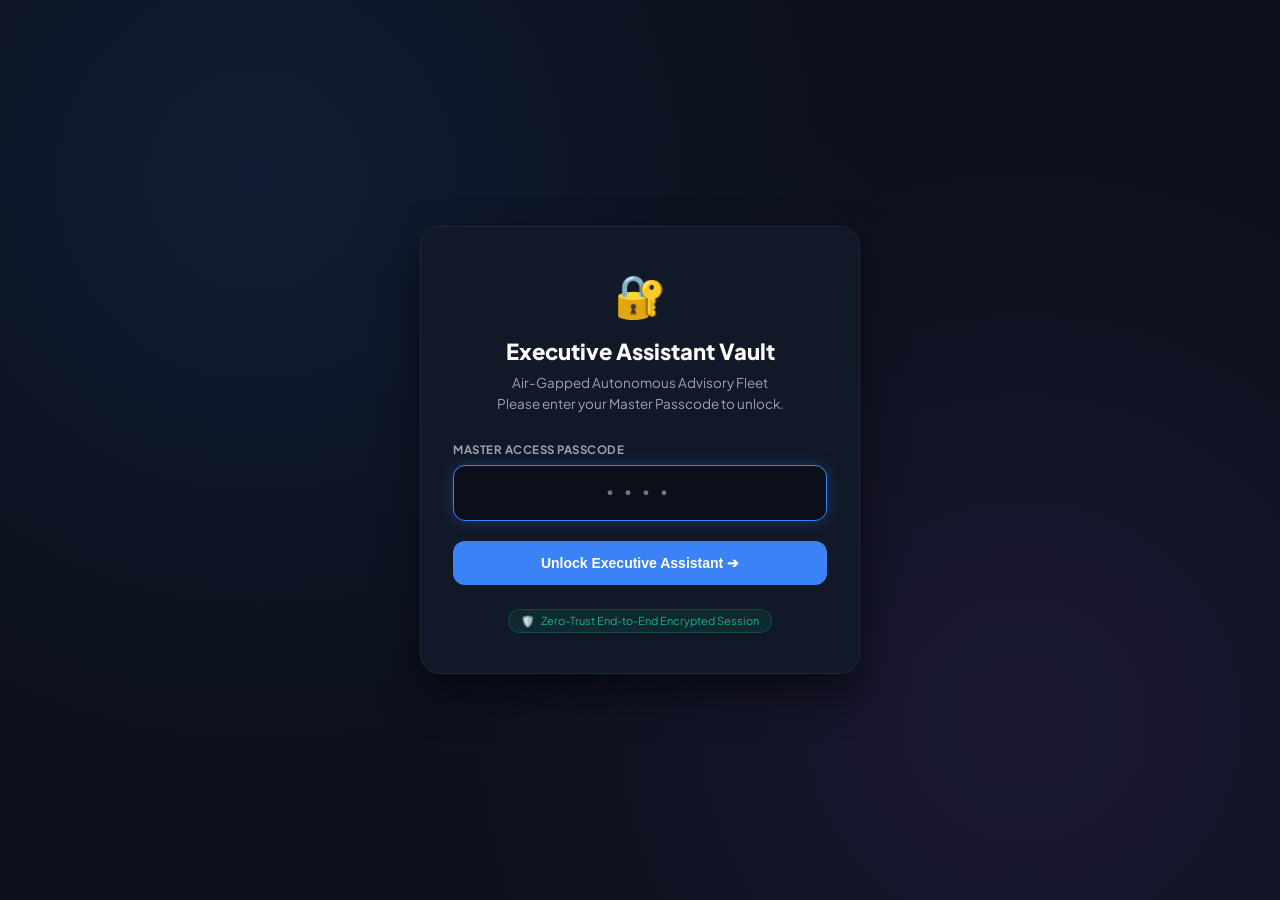
<file: templates/login.html>
<!DOCTYPE html>
<html lang="en">
<head>
  <meta charset="UTF-8">
  <meta name="viewport" content="width=device-width, initial-scale=1.0">
  <title>Executive AI Assistant | Authenticated Vault Access</title>
  <link rel="preconnect" href="https://fonts.googleapis.com">
  <link rel="preconnect" href="https://fonts.gstatic.com" crossorigin>
  <link href="https://fonts.googleapis.com/css2?family=Plus+Jakarta+Sans:wght@400;500;600;700;800&family=JetBrains+Mono:wght@400;600&display=swap" rel="stylesheet">
  <style>
    :root {
      --bg: #0B0F19;
      --card: #111827;
      --border: #1F293D;
      --primary: #3B82F6;
      --primary-hover: #2563EB;
      --text: #F3F4F6;
      --text-muted: #9CA3AF;
      --accent-rose: #F43F5E;
      --accent-emerald: #10B981;
    }
    * { box-sizing: border-box; margin: 0; padding: 0; }
    body {
      background-color: var(--bg);
      color: var(--text);
      font-family: 'Plus Jakarta Sans', sans-serif;
      min-height: 100vh;
      display: flex;
      align-items: center;
      justify-content: center;
      padding: 24px;
      background-image: 
        radial-gradient(circle at 20% 20%, rgba(59, 130, 246, 0.12) 0%, transparent 50%),
        radial-gradient(circle at 80% 80%, rgba(139, 92, 246, 0.12) 0%, transparent 50%);
    }
    .auth-card {
      background: var(--card);
      border: 1px solid var(--border);
      border-radius: 20px;
      padding: 40px 32px;
      max-width: 440px;
      width: 100%;
      box-shadow: 0 20px 40px rgba(0, 0, 0, 0.5);
      text-align: center;
    }
    .vault-icon {
      font-size: 42px;
      margin-bottom: 16px;
      display: inline-block;
      animation: pulse 2s infinite;
    }
    @keyframes pulse {
      0%, 100% { transform: scale(1); }
      50% { transform: scale(1.05); }
    }
    h1 {
      font-size: 22px;
      font-weight: 800;
      color: #FFF;
      margin-bottom: 8px;
    }
    p.sub {
      color: var(--text-muted);
      font-size: 13.5px;
      margin-bottom: 28px;
      line-height: 1.5;
    }
    .input-group {
      margin-bottom: 20px;
      text-align: left;
    }
    .input-label {
      display: block;
      font-size: 11.5px;
      font-weight: 700;
      text-transform: uppercase;
      letter-spacing: 0.5px;
      color: var(--text-muted);
      margin-bottom: 8px;
    }
    .passcode-input {
      width: 100%;
      background: #0B0F19;
      border: 1px solid var(--border);
      color: #FFF;
      padding: 14px 18px;
      border-radius: 12px;
      font-size: 20px;
      text-align: center;
      letter-spacing: 6px;
      font-family: 'JetBrains Mono', monospace;
      outline: none;
      transition: all 0.2s ease;
    }
    .passcode-input:focus {
      border-color: var(--primary);
      box-shadow: 0 0 15px rgba(59, 130, 246, 0.3);
    }
    .btn-submit {
      width: 100%;
      background: var(--primary);
      color: #FFF;
      border: none;
      padding: 14px 20px;
      border-radius: 12px;
      font-size: 14px;
      font-weight: 700;
      cursor: pointer;
      transition: all 0.2s ease;
    }
    .btn-submit:hover {
      background: var(--primary-hover);
      box-shadow: 0 6px 20px rgba(59, 130, 246, 0.35);
    }
    .error-msg {
      color: var(--accent-rose);
      font-size: 12.5px;
      font-weight: 600;
      margin-top: 14px;
      display: none;
    }
    .security-badge {
      display: inline-flex;
      align-items: center;
      gap: 6px;
      font-size: 11px;
      color: var(--accent-emerald);
      margin-top: 24px;
      padding: 4px 12px;
      border-radius: 9999px;
      background: rgba(16, 185, 129, 0.1);
      border: 1px solid rgba(16, 185, 129, 0.25);
    }
  </style>
</head>
<body>

  <div class="auth-card">
    <div class="vault-icon">🔐</div>
    <h1>Executive Assistant Vault</h1>
    <p class="sub">Air-Gapped Autonomous Advisory Fleet<br>Please enter your Master Passcode to unlock.</p>

    <form id="authForm" onsubmit="handleAuth(event)">
      <div class="input-group">
        <label class="input-label" for="passcode">Master Access Passcode</label>
        <input type="password" id="passcode" class="passcode-input" placeholder="••••" autofocus required>
      </div>
      <button type="submit" class="btn-submit" id="submitBtn">Unlock Executive Assistant ➔</button>
      <div id="errorMsg" class="error-msg">⚠️ Invalid Passcode. Access Denied.</div>
    </form>

    <div>
      <span class="security-badge">
        <span>🛡️</span> Zero-Trust End-to-End Encrypted Session
      </span>
    </div>
  </div>

  <script>
    async function handleAuth(e) {
      e.preventDefault();
      const input = document.getElementById("passcode");
      const errorMsg = document.getElementById("errorMsg");
      const submitBtn = document.getElementById("submitBtn");
      
      errorMsg.style.display = "none";
      submitBtn.disabled = true;
      submitBtn.innerText = "Verifying Vault...";

      try {
        const res = await fetch("/api/verify_passcode", {
          method: "POST",
          headers: { "Content-Type": "application/json" },
          body: JSON.stringify({ passcode: input.value.trim() })
        });
        const data = await res.json();
        if (res.ok && data.success) {
          window.location.href = "/";
        } else {
          errorMsg.innerText = data.error || "⚠️ Invalid Passcode. Access Denied.";
          errorMsg.style.display = "block";
          input.value = "";
          input.focus();
        }
      } catch (err) {
        errorMsg.innerText = "Network error verifying passcode.";
        errorMsg.style.display = "block";
      } finally {
        submitBtn.disabled = false;
        submitBtn.innerText = "Unlock Executive Assistant ➔";
      }
    }
  </script>
</body>
</html>
</file>
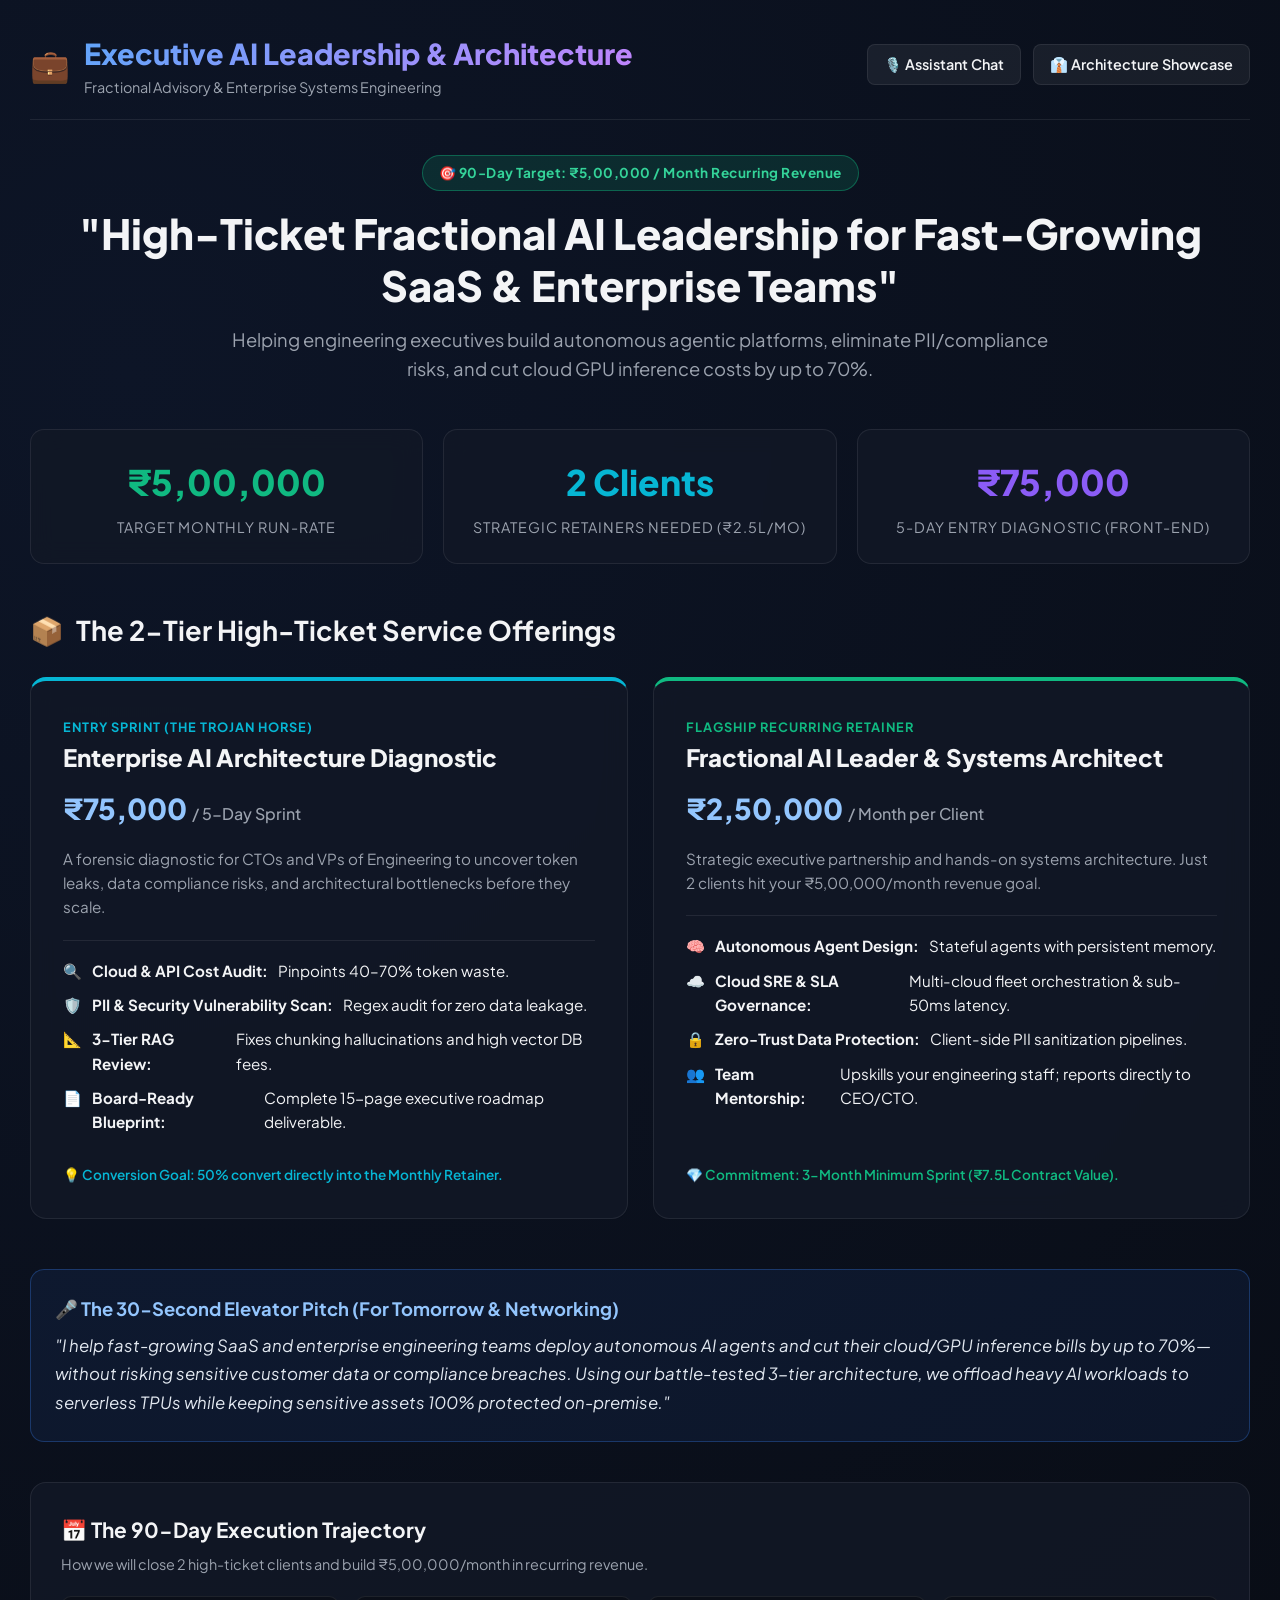
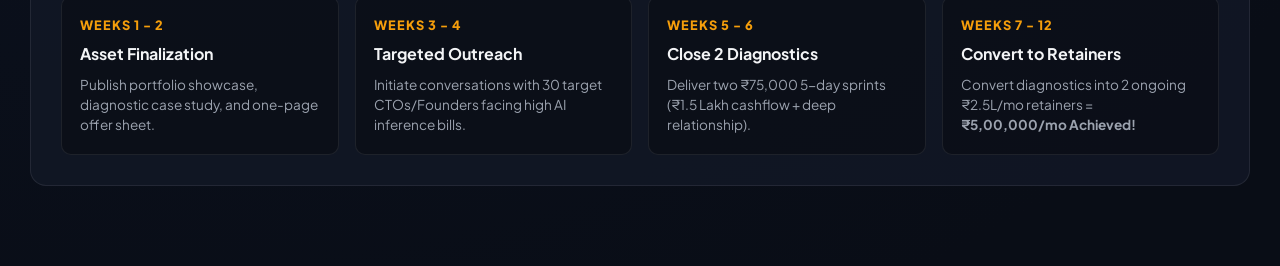
<file: templates/pitch.html>
<!DOCTYPE html>
<html lang="en">
<head>
  <meta charset="UTF-8">
  <meta name="viewport" content="width=device-width, initial-scale=1.0">
  <title>Strategic AI Leadership Offering | ₹5 Lakh / Month Blueprint</title>
  <link rel="preconnect" href="https://fonts.googleapis.com">
  <link rel="preconnect" href="https://fonts.gstatic.com" crossorigin>
  <link href="https://fonts.googleapis.com/css2?family=Plus+Jakarta+Sans:wght@400;500;600;700;800&family=JetBrains+Mono:wght@400;600&display=swap" rel="stylesheet">
  <style>
    :root {
      --bg-dark: #090d16;
      --bg-card: rgba(18, 24, 38, 0.85);
      --border-card: rgba(255, 255, 255, 0.08);
      --accent-blue: #3b82f6;
      --accent-cyan: #06b6d4;
      --accent-purple: #8b5cf6;
      --accent-emerald: #10b981;
      --accent-amber: #f59e0b;
      --text-main: #f3f4f6;
      --text-muted: #9ca3af;
    }

    * { box-sizing: border-box; margin: 0; padding: 0; }

    body {
      font-family: 'Plus Jakarta Sans', sans-serif;
      background: radial-gradient(circle at 10% 20%, #0d1527 0%, var(--bg-dark) 90%);
      color: var(--text-main);
      min-height: 100vh;
      line-height: 1.6;
      padding: 30px;
    }

    .container {
      max-width: 1300px;
      margin: 0 auto;
    }

    /* Top Bar */
    .top-bar {
      display: flex;
      justify-content: space-between;
      align-items: center;
      margin-bottom: 35px;
      border-bottom: 1px solid var(--border-card);
      padding-bottom: 20px;
    }

    .brand-title {
      font-size: 1.8rem;
      font-weight: 800;
      background: linear-gradient(135deg, #60a5fa, #c084fc);
      -webkit-background-clip: text;
      -webkit-text-fill-color: transparent;
    }

    .nav-links {
      display: flex;
      gap: 12px;
      align-items: center;
    }

    .btn-link {
      background: rgba(255, 255, 255, 0.06);
      border: 1px solid var(--border-card);
      color: var(--text-main);
      padding: 8px 16px;
      border-radius: 8px;
      text-decoration: none;
      font-weight: 600;
      font-size: 0.9rem;
      transition: all 0.2s;
    }
    .btn-link:hover {
      background: rgba(255, 255, 255, 0.12);
      border-color: var(--accent-blue);
    }

    /* Hero */
    .hero {
      text-align: center;
      margin-bottom: 45px;
    }
    .badge-target {
      background: rgba(16, 185, 129, 0.15);
      border: 1px solid rgba(16, 185, 129, 0.4);
      color: #34d399;
      padding: 6px 16px;
      border-radius: 20px;
      font-size: 0.85rem;
      font-weight: 700;
      display: inline-block;
      margin-bottom: 16px;
      letter-spacing: 0.5px;
    }
    .hero h1 {
      font-size: 2.6rem;
      font-weight: 800;
      margin-bottom: 14px;
      line-height: 1.25;
    }
    .hero p {
      font-size: 1.15rem;
      color: var(--text-muted);
      max-width: 850px;
      margin: 0 auto;
    }

    /* Target Math Grid */
    .math-grid {
      display: grid;
      grid-template-columns: repeat(3, 1fr);
      gap: 20px;
      margin-bottom: 45px;
    }
    .math-card {
      background: var(--bg-card);
      border: 1px solid var(--border-card);
      border-radius: 14px;
      padding: 24px;
      text-align: center;
      backdrop-filter: blur(12px);
    }
    .math-val {
      font-size: 2.2rem;
      font-weight: 800;
      margin-bottom: 6px;
    }
    .math-label {
      font-size: 0.9rem;
      color: var(--text-muted);
      text-transform: uppercase;
      letter-spacing: 1px;
    }

    /* Two Main Offers */
    .section-title {
      font-size: 1.7rem;
      font-weight: 700;
      margin-bottom: 24px;
      display: flex;
      align-items: center;
      gap: 12px;
    }

    .offer-grid {
      display: grid;
      grid-template-columns: 1fr 1fr;
      gap: 25px;
      margin-bottom: 50px;
    }
    .offer-card {
      background: var(--bg-card);
      border: 1px solid var(--border-card);
      border-radius: 16px;
      padding: 32px;
      position: relative;
      display: flex;
      flex-direction: column;
      justify-content: space-between;
      backdrop-filter: blur(12px);
    }
    .offer-1 { border-top: 4px solid var(--accent-cyan); }
    .offer-2 { border-top: 4px solid var(--accent-emerald); }

    .offer-tag {
      font-size: 0.8rem;
      font-weight: 700;
      text-transform: uppercase;
      letter-spacing: 1px;
      margin-bottom: 8px;
    }
    .offer-1 .offer-tag { color: var(--accent-cyan); }
    .offer-2 .offer-tag { color: var(--accent-emerald); }

    .offer-title {
      font-size: 1.5rem;
      font-weight: 800;
      margin-bottom: 8px;
    }
    .offer-price {
      font-size: 1.8rem;
      font-weight: 800;
      color: #93c5fd;
      margin-bottom: 16px;
    }
    .offer-desc {
      color: var(--text-muted);
      font-size: 0.95rem;
      margin-bottom: 20px;
    }
    .feature-list {
      list-style: none;
      border-top: 1px solid var(--border-card);
      padding-top: 18px;
    }
    .feature-list li {
      margin-bottom: 10px;
      font-size: 0.95rem;
      display: flex;
      align-items: flex-start;
      gap: 10px;
    }

    /* 90-Day Roadmap */
    .roadmap-box {
      background: var(--bg-card);
      border: 1px solid var(--border-card);
      border-radius: 16px;
      padding: 30px;
      margin-bottom: 50px;
    }
    .timeline-grid {
      display: grid;
      grid-template-columns: repeat(4, 1fr);
      gap: 16px;
      margin-top: 20px;
    }
    .timeline-step {
      background: rgba(0, 0, 0, 0.3);
      border: 1px solid var(--border-card);
      border-radius: 10px;
      padding: 18px;
    }
    .step-num {
      font-size: 0.8rem;
      font-weight: 800;
      color: var(--accent-amber);
      text-transform: uppercase;
      letter-spacing: 1px;
      margin-bottom: 6px;
    }
    .step-title {
      font-size: 1rem;
      font-weight: 700;
      margin-bottom: 8px;
    }
    .step-desc {
      font-size: 0.85rem;
      color: var(--text-muted);
      line-height: 1.5;
    }

    /* Elevator Pitch Box */
    .pitch-quote {
      background: rgba(59, 130, 246, 0.08);
      border: 1px solid rgba(59, 130, 246, 0.3);
      border-radius: 14px;
      padding: 24px;
      margin-bottom: 40px;
    }
    .pitch-quote h3 {
      font-size: 1.15rem;
      font-weight: 700;
      color: #93c5fd;
      margin-bottom: 8px;
    }
    .pitch-quote p {
      font-size: 1.05rem;
      font-style: italic;
      color: #e2e8f0;
      line-height: 1.7;
    }
  </style>
</head>
<body>
  <div class="container">
    
    <!-- Top Bar -->
    <header class="top-bar">
      <div style="display: flex; align-items: center; gap: 14px;">
        <span style="font-size: 2rem;">💼</span>
        <div>
          <h1 class="brand-title">Executive AI Leadership & Architecture</h1>
          <p style="color: var(--text-muted); font-size: 0.9rem;">Fractional Advisory & Enterprise Systems Engineering</p>
        </div>
      </div>
      <nav class="nav-links">
        <a href="/" class="btn-link">🎙️ Assistant Chat</a>
        <a href="/showcase" class="btn-link">👔 Architecture Showcase</a>
      </nav>
    </header>

    <!-- Hero -->
    <section class="hero">
      <span class="badge-target">🎯 90-Day Target: ₹5,00,000 / Month Recurring Revenue</span>
      <h1>"High-Ticket Fractional AI Leadership for Fast-Growing SaaS & Enterprise Teams"</h1>
      <p>Helping engineering executives build autonomous agentic platforms, eliminate PII/compliance risks, and cut cloud GPU inference costs by up to 70%.</p>
    </section>

    <!-- Revenue Target Math -->
    <section class="math-grid">
      <div class="math-card">
        <div class="math-val" style="color: var(--accent-emerald);">₹5,00,000</div>
        <div class="math-label">Target Monthly Run-Rate</div>
      </div>
      <div class="math-card">
        <div class="math-val" style="color: var(--accent-cyan);">2 Clients</div>
        <div class="math-label">Strategic Retainers Needed (₹2.5L/mo)</div>
      </div>
      <div class="math-card">
        <div class="math-val" style="color: var(--accent-purple);">₹75,000</div>
        <div class="math-label">5-Day Entry Diagnostic (Front-End)</div>
      </div>
    </section>

    <!-- Two Core Offerings -->
    <h2 class="section-title"><span>📦</span> The 2-Tier High-Ticket Service Offerings</h2>
    <div class="offer-grid">
      
      <!-- Offer 1 -->
      <div class="offer-card offer-1">
        <div>
          <span class="offer-tag">Entry Sprint (The Trojan Horse)</span>
          <h3 class="offer-title">Enterprise AI Architecture Diagnostic</h3>
          <div class="offer-price">₹75,000 <span style="font-size: 1rem; color: var(--text-muted); font-weight: 500;">/ 5-Day Sprint</span></div>
          <p class="offer-desc">A forensic diagnostic for CTOs and VPs of Engineering to uncover token leaks, data compliance risks, and architectural bottlenecks before they scale.</p>
          <ul class="feature-list">
            <li>🔍 <strong>Cloud & API Cost Audit:</strong> Pinpoints 40–70% token waste.</li>
            <li>🛡️ <strong>PII & Security Vulnerability Scan:</strong> Regex audit for zero data leakage.</li>
            <li>📐 <strong>3-Tier RAG Review:</strong> Fixes chunking hallucinations and high vector DB fees.</li>
            <li>📄 <strong>Board-Ready Blueprint:</strong> Complete 15-page executive roadmap deliverable.</li>
          </ul>
        </div>
        <div style="margin-top: 20px; font-size: 0.85rem; color: var(--accent-cyan); font-weight: 600;">
          💡 Conversion Goal: 50% convert directly into the Monthly Retainer.
        </div>
      </div>

      <!-- Offer 2 -->
      <div class="offer-card offer-2">
        <div>
          <span class="offer-tag">Flagship Recurring Retainer</span>
          <h3 class="offer-title">Fractional AI Leader & Systems Architect</h3>
          <div class="offer-price">₹2,50,000 <span style="font-size: 1rem; color: var(--text-muted); font-weight: 500;">/ Month per Client</span></div>
          <p class="offer-desc">Strategic executive partnership and hands-on systems architecture. Just 2 clients hit your ₹5,00,000/month revenue goal.</p>
          <ul class="feature-list">
            <li>🧠 <strong>Autonomous Agent Design:</strong> Stateful agents with persistent memory.</li>
            <li>☁️ <strong>Cloud SRE & SLA Governance:</strong> Multi-cloud fleet orchestration & sub-50ms latency.</li>
            <li>🔒 <strong>Zero-Trust Data Protection:</strong> Client-side PII sanitization pipelines.</li>
            <li>👥 <strong>Team Mentorship:</strong> Upskills your engineering staff; reports directly to CEO/CTO.</li>
          </ul>
        </div>
        <div style="margin-top: 20px; font-size: 0.85rem; color: var(--accent-emerald); font-weight: 600;">
          💎 Commitment: 3-Month Minimum Sprint (₹7.5L Contract Value).
        </div>
      </div>

    </div>

    <!-- 30-Second Elevator Pitch -->
    <div class="pitch-quote">
      <h3>🎤 The 30-Second Elevator Pitch (For Tomorrow & Networking)</h3>
      <p>"I help fast-growing SaaS and enterprise engineering teams deploy autonomous AI agents and cut their cloud/GPU inference bills by up to 70%—without risking sensitive customer data or compliance breaches. Using our battle-tested 3-tier architecture, we offload heavy AI workloads to serverless TPUs while keeping sensitive assets 100% protected on-premise."</p>
    </div>

    <!-- 90-Day Execution Timeline -->
    <div class="roadmap-box">
      <h2 style="font-size: 1.3rem; font-weight: 700; margin-bottom: 6px;">📅 The 90-Day Execution Trajectory</h2>
      <p style="color: var(--text-muted); font-size: 0.9rem;">How we will close 2 high-ticket clients and build ₹5,00,000/month in recurring revenue.</p>
      
      <div class="timeline-grid">
        <div class="timeline-step">
          <div class="step-num">Weeks 1 - 2</div>
          <div class="step-title">Asset Finalization</div>
          <div class="step-desc">Publish portfolio showcase, diagnostic case study, and one-page offer sheet.</div>
        </div>
        <div class="timeline-step">
          <div class="step-num">Weeks 3 - 4</div>
          <div class="step-title">Targeted Outreach</div>
          <div class="step-desc">Initiate conversations with 30 target CTOs/Founders facing high AI inference bills.</div>
        </div>
        <div class="timeline-step">
          <div class="step-num">Weeks 5 - 6</div>
          <div class="step-title">Close 2 Diagnostics</div>
          <div class="step-desc">Deliver two ₹75,000 5-day sprints (₹1.5 Lakh cashflow + deep relationship).</div>
        </div>
        <div class="timeline-step">
          <div class="step-num">Weeks 7 - 12</div>
          <div class="step-title">Convert to Retainers</div>
          <div class="step-desc">Convert diagnostics into 2 ongoing ₹2.5L/mo retainers = <strong>₹5,00,000/mo Achieved!</strong></div>
        </div>
      </div>
    </div>

  </div>
</body>
</html>
</file>
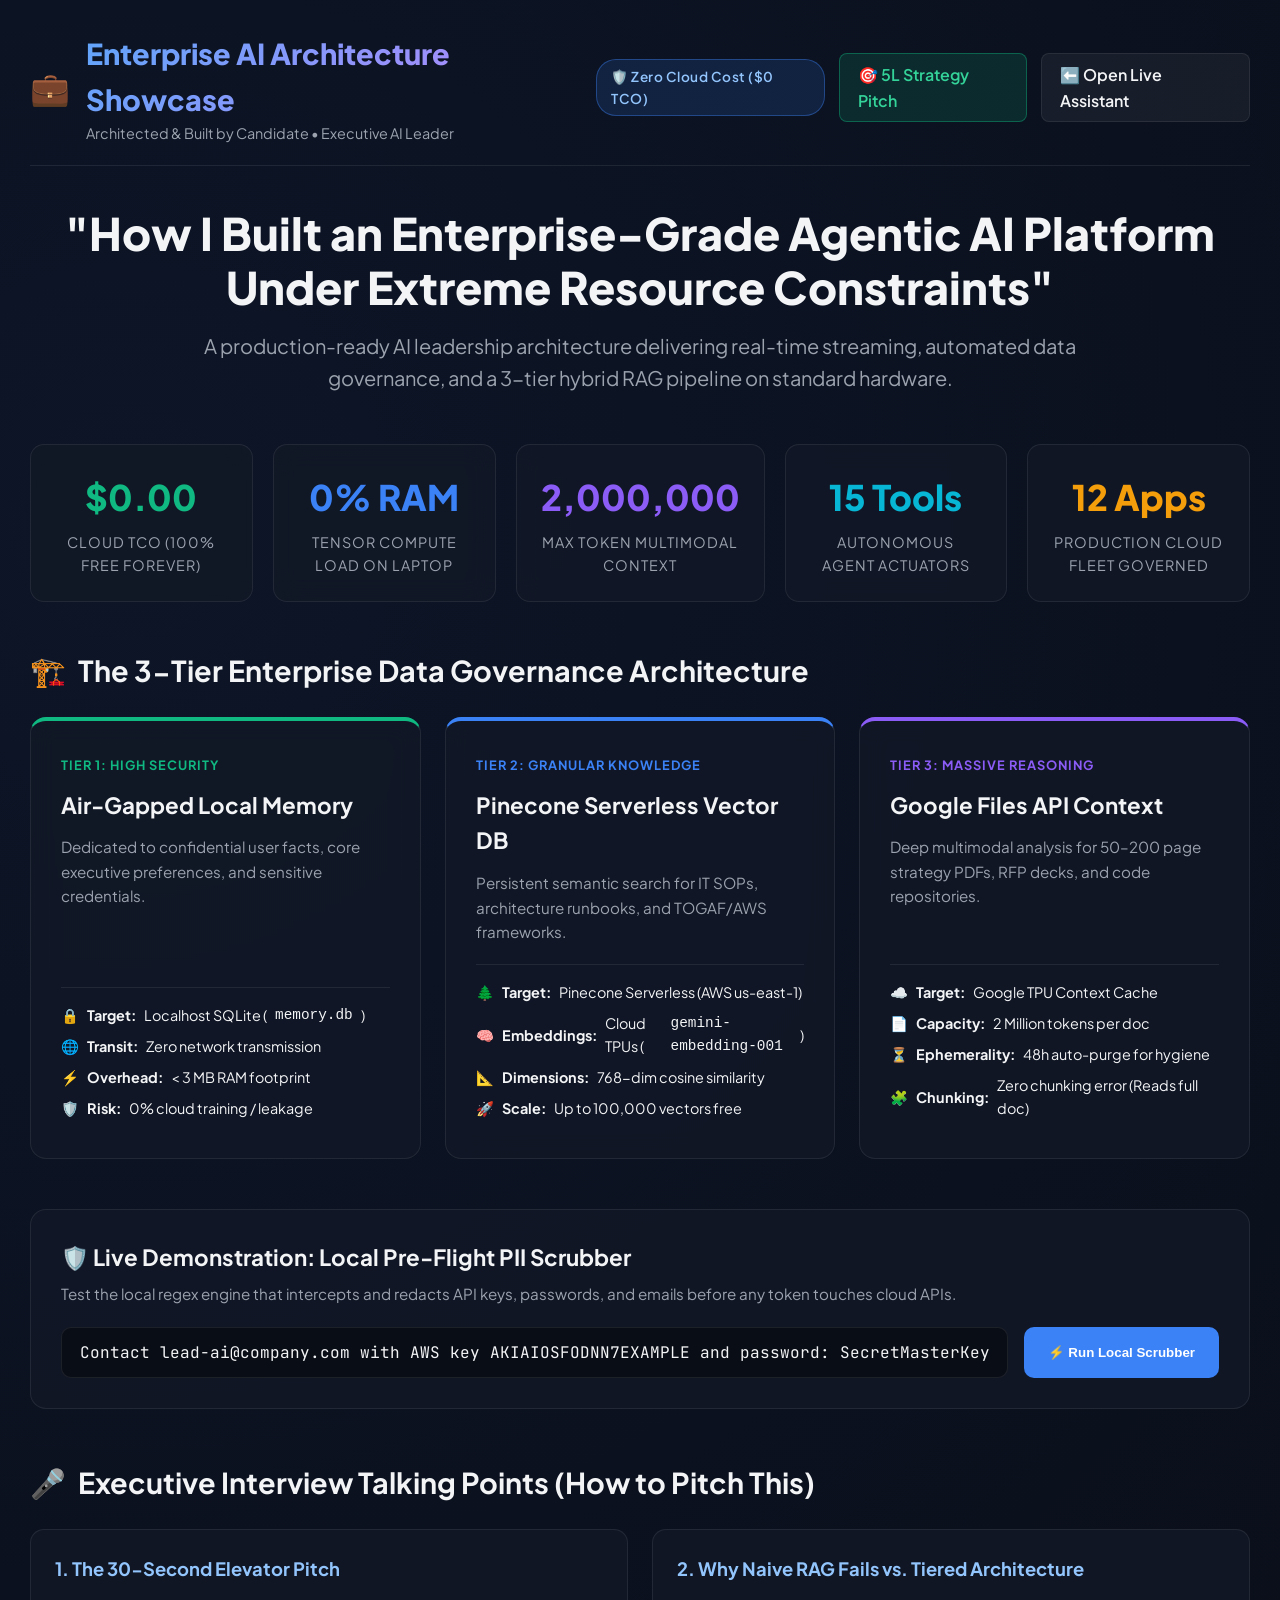
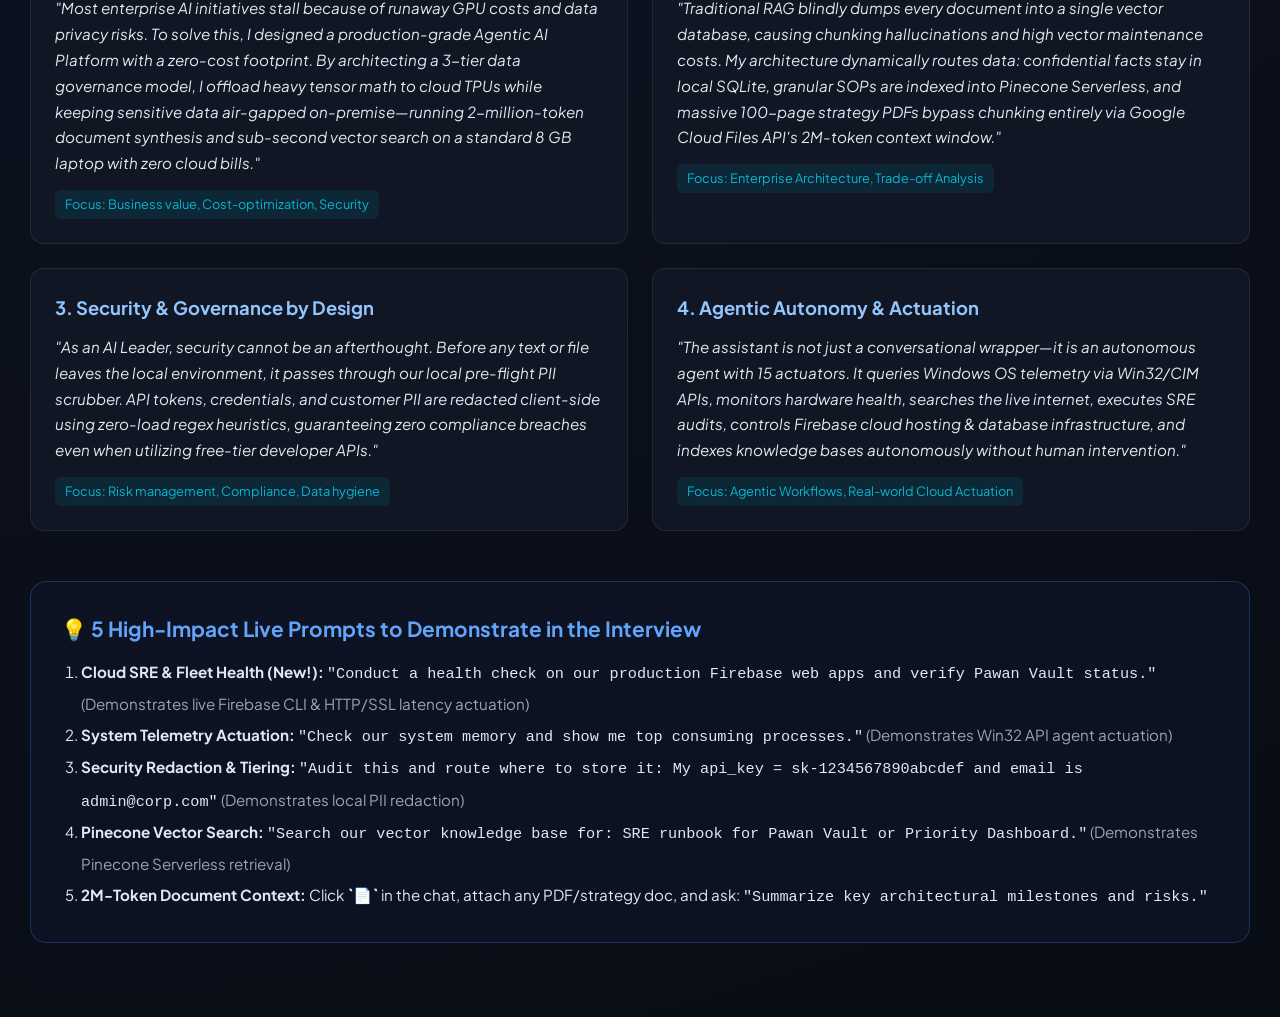
<file: templates/showcase.html>
<!DOCTYPE html>
<html lang="en">
<head>
  <meta charset="UTF-8">
  <meta name="viewport" content="width=device-width, initial-scale=1.0">
  <title>Enterprise AI Architecture Showcase | Executive Presentation</title>
  <link rel="preconnect" href="https://fonts.googleapis.com">
  <link rel="preconnect" href="https://fonts.gstatic.com" crossorigin>
  <link href="https://fonts.googleapis.com/css2?family=Plus+Jakarta+Sans:wght@400;500;600;700;800&family=JetBrains+Mono:wght@400;600&display=swap" rel="stylesheet">
  <style>
    :root {
      --bg-dark: #090d16;
      --bg-card: rgba(18, 24, 38, 0.85);
      --border-card: rgba(255, 255, 255, 0.08);
      --accent-blue: #3b82f6;
      --accent-cyan: #06b6d4;
      --accent-purple: #8b5cf6;
      --accent-emerald: #10b981;
      --text-main: #f3f4f6;
      --text-muted: #9ca3af;
    }

    * { box-sizing: border-box; margin: 0; padding: 0; }

    body {
      font-family: 'Plus Jakarta Sans', sans-serif;
      background: radial-gradient(circle at 10% 20%, #0d1527 0%, var(--bg-dark) 90%);
      color: var(--text-main);
      min-height: 100vh;
      line-height: 1.6;
      padding: 30px;
    }

    .container {
      max-width: 1400px;
      margin: 0 auto;
    }

    /* Header & Navigation */
    .top-bar {
      display: flex;
      justify-content: space-between;
      align-items: center;
      margin-bottom: 40px;
      border-bottom: 1px solid var(--border-card);
      padding-bottom: 20px;
    }

    .brand-title {
      font-size: 1.8rem;
      font-weight: 800;
      background: linear-gradient(135deg, #60a5fa, #c084fc);
      -webkit-background-clip: text;
      -webkit-text-fill-color: transparent;
    }

    .badge-pill {
      background: rgba(59, 130, 246, 0.15);
      border: 1px solid rgba(59, 130, 246, 0.4);
      color: #93c5fd;
      padding: 6px 14px;
      border-radius: 20px;
      font-size: 0.85rem;
      font-weight: 600;
      letter-spacing: 0.5px;
    }

    .back-btn {
      background: rgba(255, 255, 255, 0.05);
      border: 1px solid var(--border-card);
      color: var(--text-main);
      padding: 8px 18px;
      border-radius: 8px;
      text-decoration: none;
      font-weight: 600;
      transition: all 0.2s;
    }
    .back-btn:hover {
      background: rgba(255, 255, 255, 0.12);
      border-color: var(--accent-blue);
    }

    /* Hero Pitch */
    .hero {
      text-align: center;
      margin-bottom: 50px;
    }
    .hero h1 {
      font-size: 2.8rem;
      font-weight: 800;
      line-height: 1.2;
      margin-bottom: 16px;
    }
    .hero p {
      font-size: 1.25rem;
      color: var(--text-muted);
      max-width: 900px;
      margin: 0 auto;
    }

    /* Executive Highlights Bar */
    .stats-grid {
      display: grid;
      grid-template-columns: repeat(4, 1fr);
      gap: 20px;
      margin-bottom: 45px;
    }
    .stat-card {
      background: var(--bg-card);
      border: 1px solid var(--border-card);
      border-radius: 14px;
      padding: 24px;
      text-align: center;
      backdrop-filter: blur(12px);
    }
    .stat-val {
      font-size: 2.2rem;
      font-weight: 800;
      margin-bottom: 6px;
    }
    .stat-label {
      font-size: 0.9rem;
      color: var(--text-muted);
      text-transform: uppercase;
      letter-spacing: 1px;
    }

    /* 3-Tier Architecture Section */
    .section-title {
      font-size: 1.8rem;
      font-weight: 700;
      margin-bottom: 24px;
      display: flex;
      align-items: center;
      gap: 12px;
    }

    .tier-grid {
      display: grid;
      grid-template-columns: repeat(3, 1fr);
      gap: 24px;
      margin-bottom: 50px;
    }

    .tier-card {
      background: var(--bg-card);
      border-radius: 16px;
      border: 1px solid var(--border-card);
      padding: 30px;
      position: relative;
      display: flex;
      flex-direction: column;
      justify-content: space-between;
      backdrop-filter: blur(12px);
      transition: transform 0.2s, border-color 0.2s;
    }
    .tier-card:hover {
      transform: translateY(-4px);
    }
    .tier-1 { border-top: 4px solid var(--accent-emerald); }
    .tier-2 { border-top: 4px solid var(--accent-blue); }
    .tier-3 { border-top: 4px solid var(--accent-purple); }

    .tier-tag {
      font-size: 0.8rem;
      font-weight: 700;
      text-transform: uppercase;
      letter-spacing: 1px;
      margin-bottom: 12px;
      display: inline-block;
    }
    .tier-1 .tier-tag { color: var(--accent-emerald); }
    .tier-2 .tier-tag { color: var(--accent-blue); }
    .tier-3 .tier-tag { color: var(--accent-purple); }

    .tier-name {
      font-size: 1.4rem;
      font-weight: 700;
      margin-bottom: 12px;
    }
    .tier-desc {
      color: var(--text-muted);
      font-size: 0.95rem;
      margin-bottom: 20px;
    }
    .tier-specs {
      list-style: none;
      border-top: 1px solid var(--border-card);
      padding-top: 16px;
      font-size: 0.9rem;
    }
    .tier-specs li {
      margin-bottom: 8px;
      display: flex;
      align-items: center;
      gap: 8px;
    }

    /* Live Interactive Demo Section */
    .interactive-box {
      background: var(--bg-card);
      border: 1px solid var(--border-card);
      border-radius: 16px;
      padding: 30px;
      margin-bottom: 50px;
    }
    .input-demo-row {
      display: flex;
      gap: 16px;
      margin-top: 20px;
    }
    .demo-input {
      flex: 1;
      background: rgba(0, 0, 0, 0.4);
      border: 1px solid var(--border-card);
      color: var(--text-main);
      padding: 14px 18px;
      border-radius: 10px;
      font-size: 1rem;
      font-family: 'JetBrains Mono', monospace;
    }
    .demo-btn {
      background: var(--accent-blue);
      color: white;
      border: none;
      padding: 14px 24px;
      border-radius: 10px;
      font-weight: 700;
      cursor: pointer;
      transition: 0.2s;
    }
    .demo-btn:hover { background: #2563eb; }
    .demo-result {
      margin-top: 20px;
      padding: 18px;
      border-radius: 10px;
      background: rgba(0, 0, 0, 0.3);
      border: 1px dashed var(--border-card);
      font-family: 'JetBrains Mono', monospace;
      font-size: 0.9rem;
      display: none;
    }

    /* Interview Pitch Scripts */
    .interview-scripts {
      display: grid;
      grid-template-columns: 1fr 1fr;
      gap: 24px;
      margin-bottom: 50px;
    }
    .script-card {
      background: var(--bg-card);
      border: 1px solid var(--border-card);
      border-radius: 14px;
      padding: 24px;
    }
    .script-title {
      font-size: 1.15rem;
      font-weight: 700;
      margin-bottom: 12px;
      color: #93c5fd;
    }
    .script-text {
      font-size: 0.95rem;
      color: #e5e7eb;
      line-height: 1.7;
    }
    .copy-pill {
      margin-top: 14px;
      display: inline-block;
      font-size: 0.8rem;
      color: var(--accent-cyan);
      background: rgba(6, 182, 212, 0.1);
      padding: 4px 10px;
      border-radius: 6px;
    }
  </style>
</head>
<body>
  <div class="container">
    
    <!-- Top Bar -->
    <header class="top-bar">
      <div style="display: flex; align-items: center; gap: 16px;">
        <span style="font-size: 2rem;">💼</span>
        <div>
          <h1 class="brand-title">Enterprise AI Architecture Showcase</h1>
          <p style="color: var(--text-muted); font-size: 0.9rem;">Architected & Built by Candidate • Executive AI Leader</p>
        </div>
      </div>
      <div style="display: flex; align-items: center; gap: 14px;">
        <span class="badge-pill">🛡️ Zero Cloud Cost ($0 TCO)</span>
        <a href="/pitch" class="back-btn" style="background: rgba(16, 185, 129, 0.15); border-color: rgba(16, 185, 129, 0.4); color: #34d399;">🎯 5L Strategy Pitch</a>
        <a href="/" class="back-btn">⬅️ Open Live Assistant</a>
      </div>
    </header>

    <!-- Hero Title -->
    <section class="hero">
      <h1>"How I Built an Enterprise-Grade Agentic AI Platform Under Extreme Resource Constraints"</h1>
      <p>A production-ready AI leadership architecture delivering real-time streaming, automated data governance, and a 3-tier hybrid RAG pipeline on standard hardware.</p>
    </section>

    <!-- Key Metrics & Architectural Pillars -->
    <section class="stats-grid" style="grid-template-columns: repeat(5, 1fr);">
      <div class="stat-card">
        <div class="stat-val" style="color: var(--accent-emerald);">$0.00</div>
        <div class="stat-label">Cloud TCO (100% Free Forever)</div>
      </div>
      <div class="stat-card">
        <div class="stat-val" style="color: var(--accent-blue);">0% RAM</div>
        <div class="stat-label">Tensor Compute Load on Laptop</div>
      </div>
      <div class="stat-card">
        <div class="stat-val" style="color: var(--accent-purple);">2,000,000</div>
        <div class="stat-label">Max Token Multimodal Context</div>
      </div>
      <div class="stat-card">
        <div class="stat-val" style="color: var(--accent-cyan);">15 Tools</div>
        <div class="stat-label">Autonomous Agent Actuators</div>
      </div>
      <div class="stat-card">
        <div class="stat-val" style="color: #f59e0b;">12 Apps</div>
        <div class="stat-label">Production Cloud Fleet Governed</div>
      </div>
    </section>

    <!-- The 3-Tier Storage Matrix -->
    <h2 class="section-title"><span>🏗️</span> The 3-Tier Enterprise Data Governance Architecture</h2>
    <div class="tier-grid">
      
      <!-- Tier 1 -->
      <div class="tier-card tier-1">
        <div>
          <span class="tier-tag">Tier 1: High Security</span>
          <h3 class="tier-name">Air-Gapped Local Memory</h3>
          <p class="tier-desc">Dedicated to confidential user facts, core executive preferences, and sensitive credentials.</p>
        </div>
        <ul class="tier-specs">
          <li>🔒 <strong>Target:</strong> Localhost SQLite (<code>memory.db</code>)</li>
          <li>🌐 <strong>Transit:</strong> Zero network transmission</li>
          <li>⚡ <strong>Overhead:</strong> &lt; 3 MB RAM footprint</li>
          <li>🛡️ <strong>Risk:</strong> 0% cloud training / leakage</li>
        </ul>
      </div>

      <!-- Tier 2 -->
      <div class="tier-card tier-2">
        <div>
          <span class="tier-tag">Tier 2: Granular Knowledge</span>
          <h3 class="tier-name">Pinecone Serverless Vector DB</h3>
          <p class="tier-desc">Persistent semantic search for IT SOPs, architecture runbooks, and TOGAF/AWS frameworks.</p>
        </div>
        <ul class="tier-specs">
          <li>🌲 <strong>Target:</strong> Pinecone Serverless (AWS us-east-1)</li>
          <li>🧠 <strong>Embeddings:</strong> Cloud TPUs (<code>gemini-embedding-001</code>)</li>
          <li>📐 <strong>Dimensions:</strong> 768-dim cosine similarity</li>
          <li>🚀 <strong>Scale:</strong> Up to 100,000 vectors free</li>
        </ul>
      </div>

      <!-- Tier 3 -->
      <div class="tier-card tier-3">
        <div>
          <span class="tier-tag">Tier 3: Massive Reasoning</span>
          <h3 class="tier-name">Google Files API Context</h3>
          <p class="tier-desc">Deep multimodal analysis for 50–200 page strategy PDFs, RFP decks, and code repositories.</p>
        </div>
        <ul class="tier-specs">
          <li>☁️ <strong>Target:</strong> Google TPU Context Cache</li>
          <li>📄 <strong>Capacity:</strong> 2 Million tokens per doc</li>
          <li>⏳ <strong>Ephemerality:</strong> 48h auto-purge for hygiene</li>
          <li>🧩 <strong>Chunking:</strong> Zero chunking error (Reads full doc)</li>
        </ul>
      </div>

    </div>

    <!-- Live Interactive PII Scrubber Demo -->
    <div class="interactive-box">
      <h2 style="font-size: 1.4rem; font-weight: 700; margin-bottom: 6px;">🛡️ Live Demonstration: Local Pre-Flight PII Scrubber</h2>
      <p style="color: var(--text-muted); font-size: 0.95rem;">Test the local regex engine that intercepts and redacts API keys, passwords, and emails before any token touches cloud APIs.</p>
      
      <div class="input-demo-row">
        <input 
          type="text" 
          id="pii-input" 
          class="demo-input" 
          value="Contact lead-ai@company.com with AWS key AKIAIOSFODNN7EXAMPLE and password: SecretMasterKey99" 
        />
        <button id="scrub-btn" class="demo-btn">⚡ Run Local Scrubber</button>
      </div>

      <div id="pii-result" class="demo-result"></div>
    </div>

    <!-- Interview Pitching Scripts & Cheat Sheet -->
    <h2 class="section-title"><span>🎤</span> Executive Interview Talking Points (How to Pitch This)</h2>
    <div class="interview-scripts">
      
      <div class="script-card">
        <h3 class="script-title">1. The 30-Second Elevator Pitch</h3>
        <p class="script-text">
          <em>"Most enterprise AI initiatives stall because of runaway GPU costs and data privacy risks. To solve this, I designed a production-grade Agentic AI Platform with a zero-cost footprint. By architecting a 3-tier data governance model, I offload heavy tensor math to cloud TPUs while keeping sensitive data air-gapped on-premise—running 2-million-token document synthesis and sub-second vector search on a standard 8 GB laptop with zero cloud bills."</em>
        </p>
        <span class="copy-pill">Focus: Business value, Cost-optimization, Security</span>
      </div>

      <div class="script-card">
        <h3 class="script-title">2. Why Naive RAG Fails vs. Tiered Architecture</h3>
        <p class="script-text">
          <em>"Traditional RAG blindly dumps every document into a single vector database, causing chunking hallucinations and high vector maintenance costs. My architecture dynamically routes data: confidential facts stay in local SQLite, granular SOPs are indexed into Pinecone Serverless, and massive 100-page strategy PDFs bypass chunking entirely via Google Cloud Files API's 2M-token context window."</em>
        </p>
        <span class="copy-pill">Focus: Enterprise Architecture, Trade-off Analysis</span>
      </div>

      <div class="script-card">
        <h3 class="script-title">3. Security & Governance by Design</h3>
        <p class="script-text">
          <em>"As an AI Leader, security cannot be an afterthought. Before any text or file leaves the local environment, it passes through our local pre-flight PII scrubber. API tokens, credentials, and customer PII are redacted client-side using zero-load regex heuristics, guaranteeing zero compliance breaches even when utilizing free-tier developer APIs."</em>
        </p>
        <span class="copy-pill">Focus: Risk management, Compliance, Data hygiene</span>
      </div>

      <div class="script-card">
        <h3 class="script-title">4. Agentic Autonomy & Actuation</h3>
        <p class="script-text">
          <em>"The assistant is not just a conversational wrapper—it is an autonomous agent with 15 actuators. It queries Windows OS telemetry via Win32/CIM APIs, monitors hardware health, searches the live internet, executes SRE audits, controls Firebase cloud hosting & database infrastructure, and indexes knowledge bases autonomously without human intervention."</em>
        </p>
        <span class="copy-pill">Focus: Agentic Workflows, Real-world Cloud Actuation</span>
      </div>

    </div>

    <!-- Live Demo Prompts for Tomorrow -->
    <div class="interactive-box" style="background: rgba(15, 23, 42, 0.6); border-color: rgba(59, 130, 246, 0.3);">
      <h2 style="font-size: 1.3rem; font-weight: 700; margin-bottom: 12px; color: #60a5fa;">💡 5 High-Impact Live Prompts to Demonstrate in the Interview</h2>
      <ol style="margin-left: 20px; line-height: 2; font-size: 0.95rem; color: #e2e8f0;">
        <li><strong>Cloud SRE & Fleet Health (New!):</strong> <code>"Conduct a health check on our production Firebase web apps and verify Pawan Vault status."</code> <span style="color:var(--text-muted);">(Demonstrates live Firebase CLI & HTTP/SSL latency actuation)</span></li>
        <li><strong>System Telemetry Actuation:</strong> <code>"Check our system memory and show me top consuming processes."</code> <span style="color:var(--text-muted);">(Demonstrates Win32 API agent actuation)</span></li>
        <li><strong>Security Redaction & Tiering:</strong> <code>"Audit this and route where to store it: My api_key = sk-1234567890abcdef and email is admin@corp.com"</code> <span style="color:var(--text-muted);">(Demonstrates local PII redaction)</span></li>
        <li><strong>Pinecone Vector Search:</strong> <code>"Search our vector knowledge base for: SRE runbook for Pawan Vault or Priority Dashboard."</code> <span style="color:var(--text-muted);">(Demonstrates Pinecone Serverless retrieval)</span></li>
        <li><strong>2M-Token Document Context:</strong> Click <strong>`📄`</strong> in the chat, attach any PDF/strategy doc, and ask: <code>"Summarize key architectural milestones and risks."</code></li>
      </ol>
    </div>

  </div>

  <script>
    // Interactive Local PII Scrubber Simulator
    document.getElementById("scrub-btn").addEventListener("click", () => {
      const input = document.getElementById("pii-input").value;
      const resBox = document.getElementById("pii-result");

      let scrubbed = input
        .replace(/AKIA[0-9A-Z]{16}/g, "[REDACTED_AWS_KEY]")
        .replace(/sk-[a-zA-Z0-9]{20,}/g, "[REDACTED_API_KEY]")
        .replace(/\b[A-Za-z0-9._%+-]+@[A-Za-z0-9.-]+\.[A-Z|a-z]{2,7}\b/g, "[REDACTED_EMAIL]")
        .replace(/password\s*:\s*[^\s]+/gi, "password: [REDACTED_SECRET]");

      resBox.style.display = "block";
      resBox.innerHTML = `
        <div style="color: #10b981; font-weight: 700; margin-bottom: 6px;">✅ Local Pre-Flight PII Redaction Complete (0% Cloud Leakage):</div>
        <div style="color: #93c5fd; word-break: break-all;">${scrubbed}</div>
        <div style="margin-top: 10px; font-size: 0.8rem; color: #9ca3af;">Protected by local regex filter before sending to cloud endpoints.</div>
      `;
    });
  </script>
</body>
</html>
</file>
